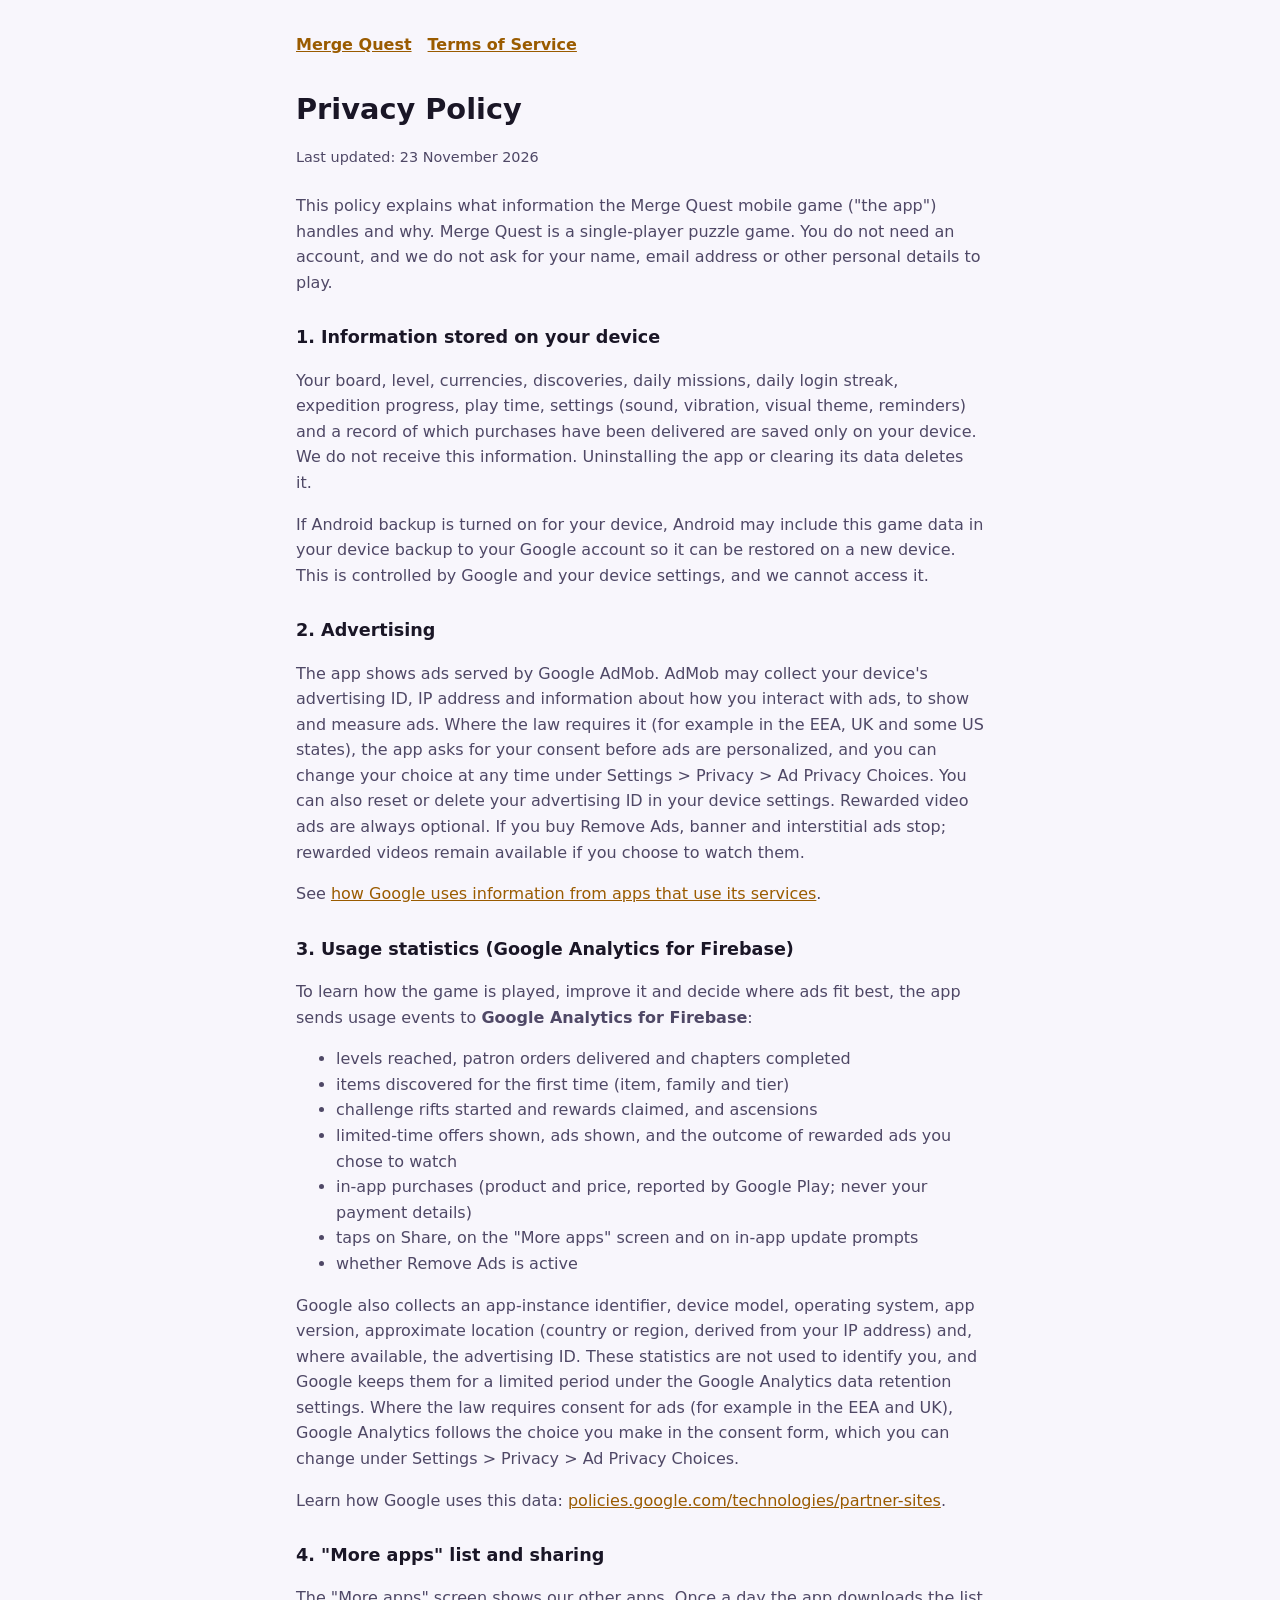
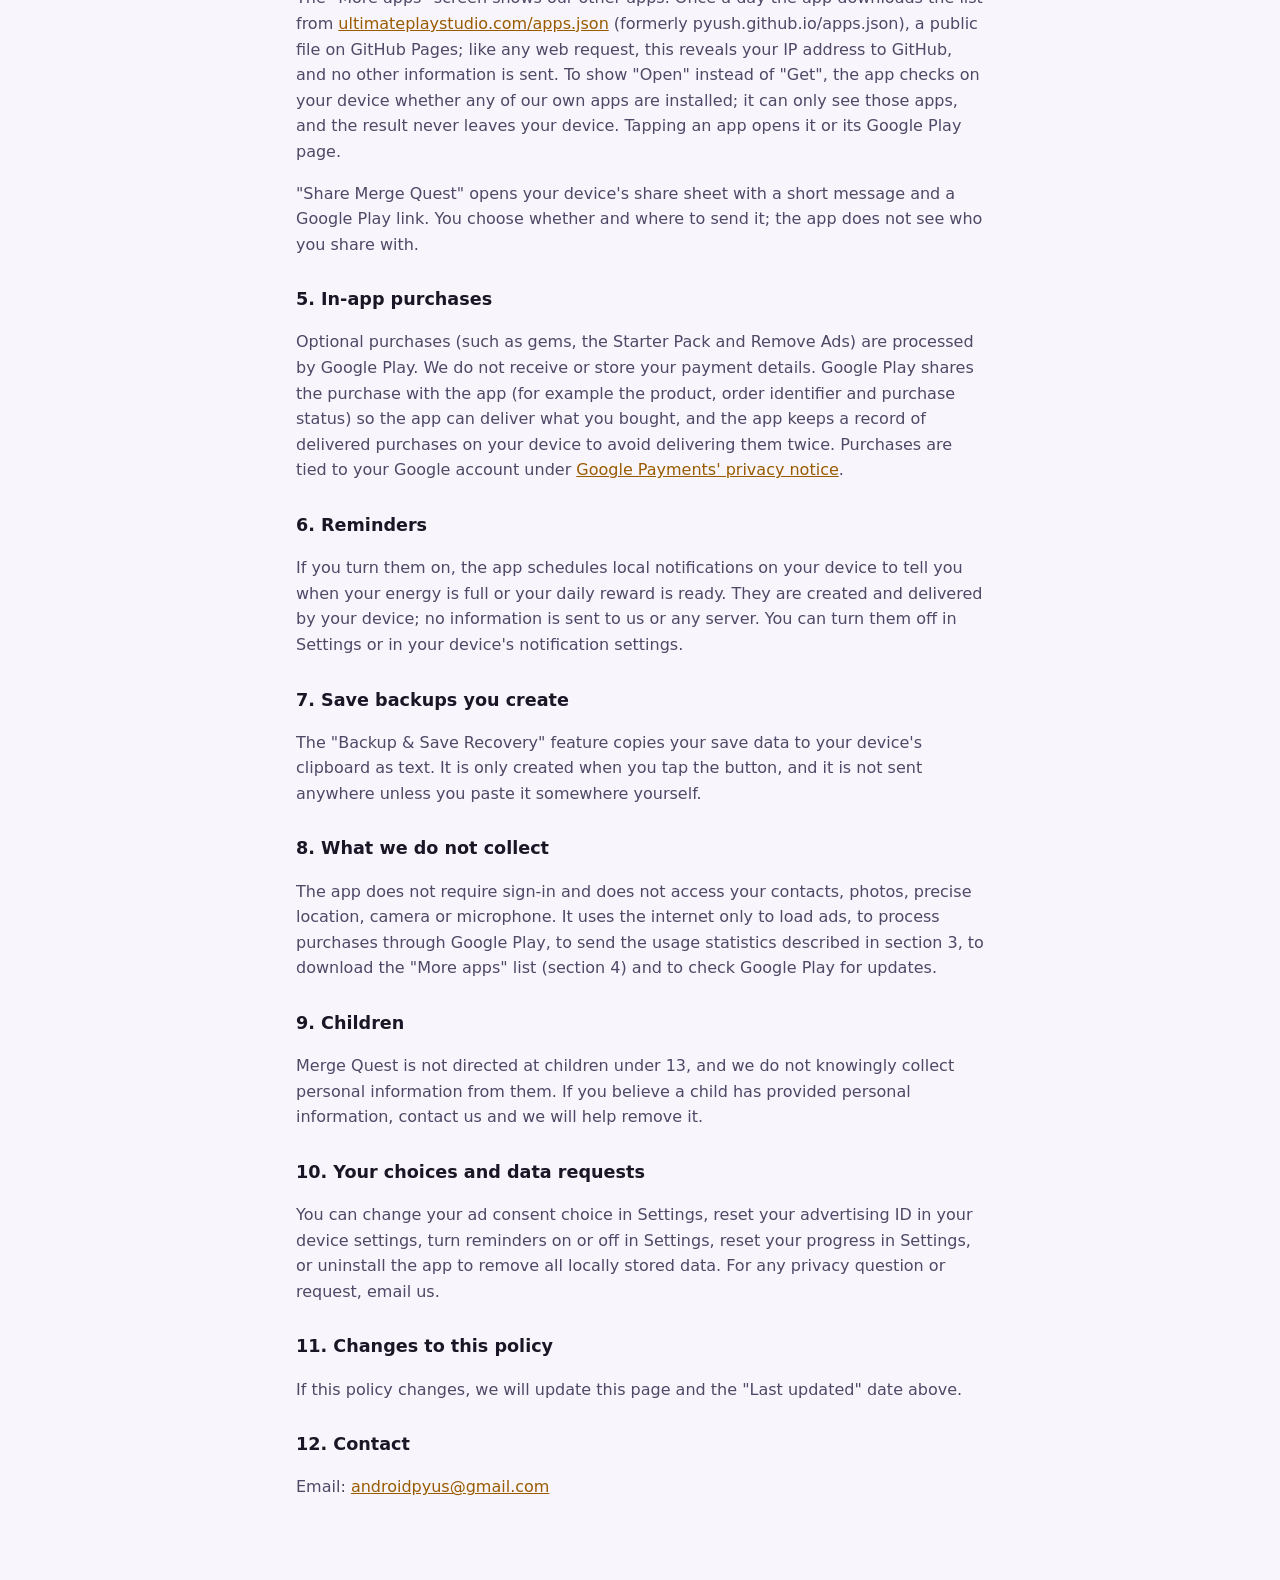
<file: privacy.html>
<!doctype html>
<html lang="en"><head><meta charset="utf-8"><meta name="viewport" content="width=device-width,initial-scale=1">
<title>Merge Quest Privacy Policy</title><link rel="stylesheet" href="style.css"></head>
<body><main>
<nav><a href="index.html">Merge Quest</a><a href="terms.html">Terms of Service</a></nav>
<h1>Privacy Policy</h1>
<p class="updated">Last updated: 23 November 2026</p>

<p>This policy explains what information the Merge Quest mobile game ("the app") handles and why. Merge Quest is a single-player puzzle game. You do not need an account, and we do not ask for your name, email address or other personal details to play.</p>

<h2>1. Information stored on your device</h2>
<p>Your board, level, currencies, discoveries, daily missions, daily login streak, expedition progress, play time, settings (sound, vibration, visual theme, reminders) and a record of which purchases have been delivered are saved only on your device. We do not receive this information. Uninstalling the app or clearing its data deletes it.</p>
<p>If Android backup is turned on for your device, Android may include this game data in your device backup to your Google account so it can be restored on a new device. This is controlled by Google and your device settings, and we cannot access it.</p>

<h2>2. Advertising</h2>
<p>The app shows ads served by Google AdMob. AdMob may collect your device's advertising ID, IP address and information about how you interact with ads, to show and measure ads. Where the law requires it (for example in the EEA, UK and some US states), the app asks for your consent before ads are personalized, and you can change your choice at any time under Settings &gt; Privacy &gt; Ad Privacy Choices. You can also reset or delete your advertising ID in your device settings. Rewarded video ads are always optional. If you buy Remove Ads, banner and interstitial ads stop; rewarded videos remain available if you choose to watch them.</p>
<p>See <a href="https://policies.google.com/technologies/ads">how Google uses information from apps that use its services</a>.</p>

<h2>3. Usage statistics (Google Analytics for Firebase)</h2>
<p>To learn how the game is played, improve it and decide where ads fit best, the app sends usage events to <strong>Google Analytics for Firebase</strong>:</p>
<ul>
<li>levels reached, patron orders delivered and chapters completed</li>
<li>items discovered for the first time (item, family and tier)</li>
<li>challenge rifts started and rewards claimed, and ascensions</li>
<li>limited-time offers shown, ads shown, and the outcome of rewarded ads you chose to watch</li>
<li>in-app purchases (product and price, reported by Google Play; never your payment details)</li>
<li>taps on Share, on the "More apps" screen and on in-app update prompts</li>
<li>whether Remove Ads is active</li>
</ul>
<p>Google also collects an app-instance identifier, device model, operating system, app version, approximate location (country or region, derived from your IP address) and, where available, the advertising ID. These statistics are not used to identify you, and Google keeps them for a limited period under the Google Analytics data retention settings. Where the law requires consent for ads (for example in the EEA and UK), Google Analytics follows the choice you make in the consent form, which you can change under Settings &gt; Privacy &gt; Ad Privacy Choices.</p>
<p>Learn how Google uses this data: <a href="https://policies.google.com/technologies/partner-sites">policies.google.com/technologies/partner-sites</a>.</p>

<h2>4. "More apps" list and sharing</h2>
<p>The "More apps" screen shows our other apps. Once a day the app downloads the list from <a href="https://ultimateplaystudio.com/apps.json">ultimateplaystudio.com/apps.json</a> (formerly pyush.github.io/apps.json), a public file on GitHub Pages; like any web request, this reveals your IP address to GitHub, and no other information is sent. To show "Open" instead of "Get", the app checks on your device whether any of our own apps are installed; it can only see those apps, and the result never leaves your device. Tapping an app opens it or its Google Play page.</p>
<p>"Share Merge Quest" opens your device's share sheet with a short message and a Google Play link. You choose whether and where to send it; the app does not see who you share with.</p>

<h2>5. In-app purchases</h2>
<p>Optional purchases (such as gems, the Starter Pack and Remove Ads) are processed by Google Play. We do not receive or store your payment details. Google Play shares the purchase with the app (for example the product, order identifier and purchase status) so the app can deliver what you bought, and the app keeps a record of delivered purchases on your device to avoid delivering them twice. Purchases are tied to your Google account under <a href="https://payments.google.com/payments/apis-secure/u/0/get_legal_document?ldo=0&amp;ldt=privacynotice">Google Payments' privacy notice</a>.</p>

<h2>6. Reminders</h2>
<p>If you turn them on, the app schedules local notifications on your device to tell you when your energy is full or your daily reward is ready. They are created and delivered by your device; no information is sent to us or any server. You can turn them off in Settings or in your device's notification settings.</p>

<h2>7. Save backups you create</h2>
<p>The "Backup &amp; Save Recovery" feature copies your save data to your device's clipboard as text. It is only created when you tap the button, and it is not sent anywhere unless you paste it somewhere yourself.</p>

<h2>8. What we do not collect</h2>
<p>The app does not require sign-in and does not access your contacts, photos, precise location, camera or microphone. It uses the internet only to load ads, to process purchases through Google Play, to send the usage statistics described in section 3, to download the "More apps" list (section 4) and to check Google Play for updates.</p>

<h2>9. Children</h2>
<p>Merge Quest is not directed at children under 13, and we do not knowingly collect personal information from them. If you believe a child has provided personal information, contact us and we will help remove it.</p>

<h2>10. Your choices and data requests</h2>
<p>You can change your ad consent choice in Settings, reset your advertising ID in your device settings, turn reminders on or off in Settings, reset your progress in Settings, or uninstall the app to remove all locally stored data. For any privacy question or request, email us.</p>

<h2>11. Changes to this policy</h2>
<p>If this policy changes, we will update this page and the "Last updated" date above.</p>

<h2>12. Contact</h2>
<p>Email: <a href="mailto:androidpyus@gmail.com">androidpyus@gmail.com</a></p>
</main></body></html>
</file>
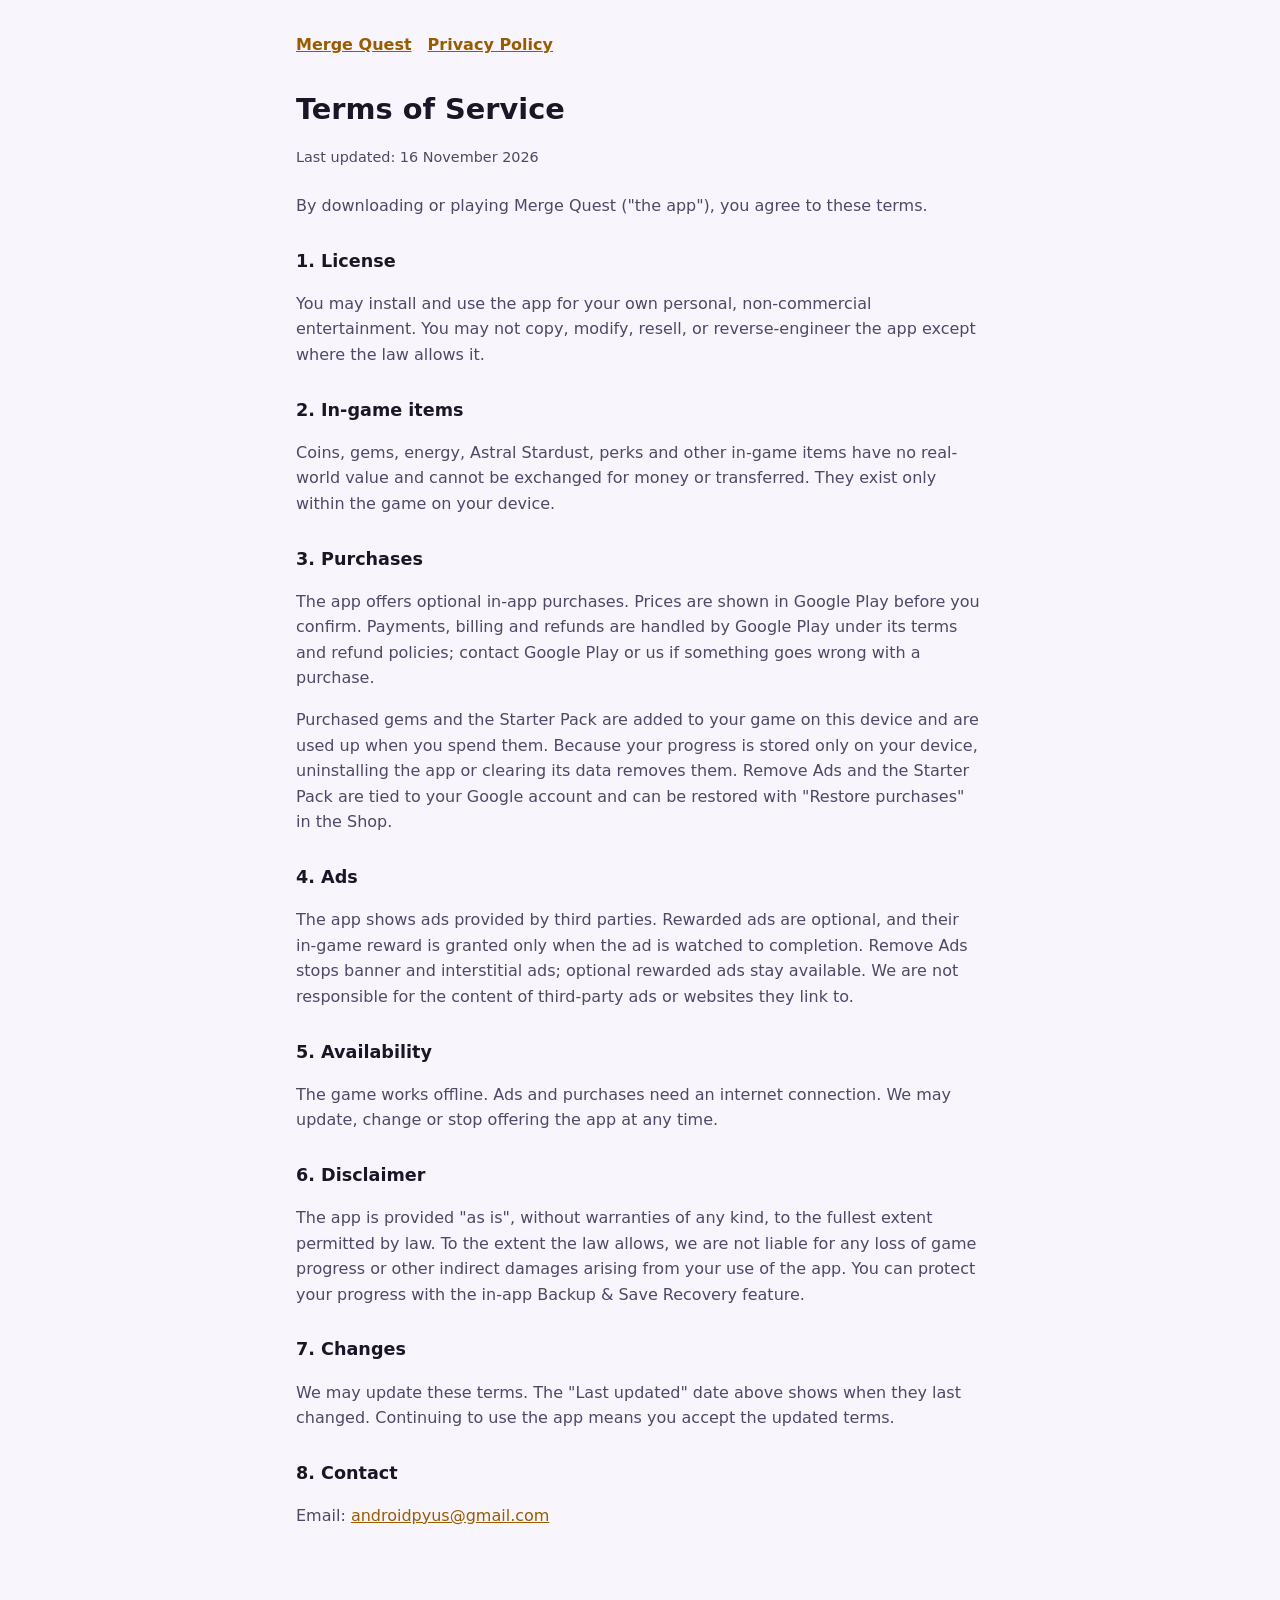
<file: terms.html>
<!doctype html>
<html lang="en"><head><meta charset="utf-8"><meta name="viewport" content="width=device-width,initial-scale=1">
<title>Merge Quest Terms of Service</title><link rel="stylesheet" href="style.css"></head>
<body><main>
<nav><a href="index.html">Merge Quest</a><a href="privacy.html">Privacy Policy</a></nav>
<h1>Terms of Service</h1>
<p class="updated">Last updated: 16 November 2026</p>

<p>By downloading or playing Merge Quest ("the app"), you agree to these terms.</p>

<h2>1. License</h2>
<p>You may install and use the app for your own personal, non-commercial entertainment. You may not copy, modify, resell, or reverse-engineer the app except where the law allows it.</p>

<h2>2. In-game items</h2>
<p>Coins, gems, energy, Astral Stardust, perks and other in-game items have no real-world value and cannot be exchanged for money or transferred. They exist only within the game on your device.</p>

<h2>3. Purchases</h2>
<p>The app offers optional in-app purchases. Prices are shown in Google Play before you confirm. Payments, billing and refunds are handled by Google Play under its terms and refund policies; contact Google Play or us if something goes wrong with a purchase.</p>
<p>Purchased gems and the Starter Pack are added to your game on this device and are used up when you spend them. Because your progress is stored only on your device, uninstalling the app or clearing its data removes them. Remove Ads and the Starter Pack are tied to your Google account and can be restored with "Restore purchases" in the Shop.</p>

<h2>4. Ads</h2>
<p>The app shows ads provided by third parties. Rewarded ads are optional, and their in-game reward is granted only when the ad is watched to completion. Remove Ads stops banner and interstitial ads; optional rewarded ads stay available. We are not responsible for the content of third-party ads or websites they link to.</p>

<h2>5. Availability</h2>
<p>The game works offline. Ads and purchases need an internet connection. We may update, change or stop offering the app at any time.</p>

<h2>6. Disclaimer</h2>
<p>The app is provided "as is", without warranties of any kind, to the fullest extent permitted by law. To the extent the law allows, we are not liable for any loss of game progress or other indirect damages arising from your use of the app. You can protect your progress with the in-app Backup &amp; Save Recovery feature.</p>

<h2>7. Changes</h2>
<p>We may update these terms. The "Last updated" date above shows when they last changed. Continuing to use the app means you accept the updated terms.</p>

<h2>8. Contact</h2>
<p>Email: <a href="mailto:androidpyus@gmail.com">androidpyus@gmail.com</a></p>
</main></body></html>
</file>
<file: style.css>
:root{--bg:#0f0d1a;--card:#181528;--text:#ece8f6;--muted:#b0a9c7;--accent:#ffc04d;--line:#2c2645}
@media (prefers-color-scheme: light){:root{--bg:#f8f6fc;--card:#fff;--text:#1a1626;--muted:#4f4866;--accent:#9a5b00;--line:#e2ddee}}
*{box-sizing:border-box}
body{margin:0;background:var(--bg);color:var(--text);font:16px/1.6 system-ui,-apple-system,"Segoe UI",Roboto,sans-serif}
main{max-width:720px;margin:0 auto;padding:32px 16px 64px}
h1{font-size:1.8rem;margin:0 0 4px}
h2{font-size:1.1rem;margin:28px 0 6px}
p,li{color:var(--muted)}
.updated{font-size:.9rem;color:var(--muted);margin-bottom:24px}
a{color:var(--accent)}
nav{display:flex;flex-wrap:wrap;gap:16px;margin-bottom:28px;font-weight:600}
.card{background:var(--card);border:1px solid var(--line);border-radius:12px;padding:16px 20px;margin-top:16px}
</file>
